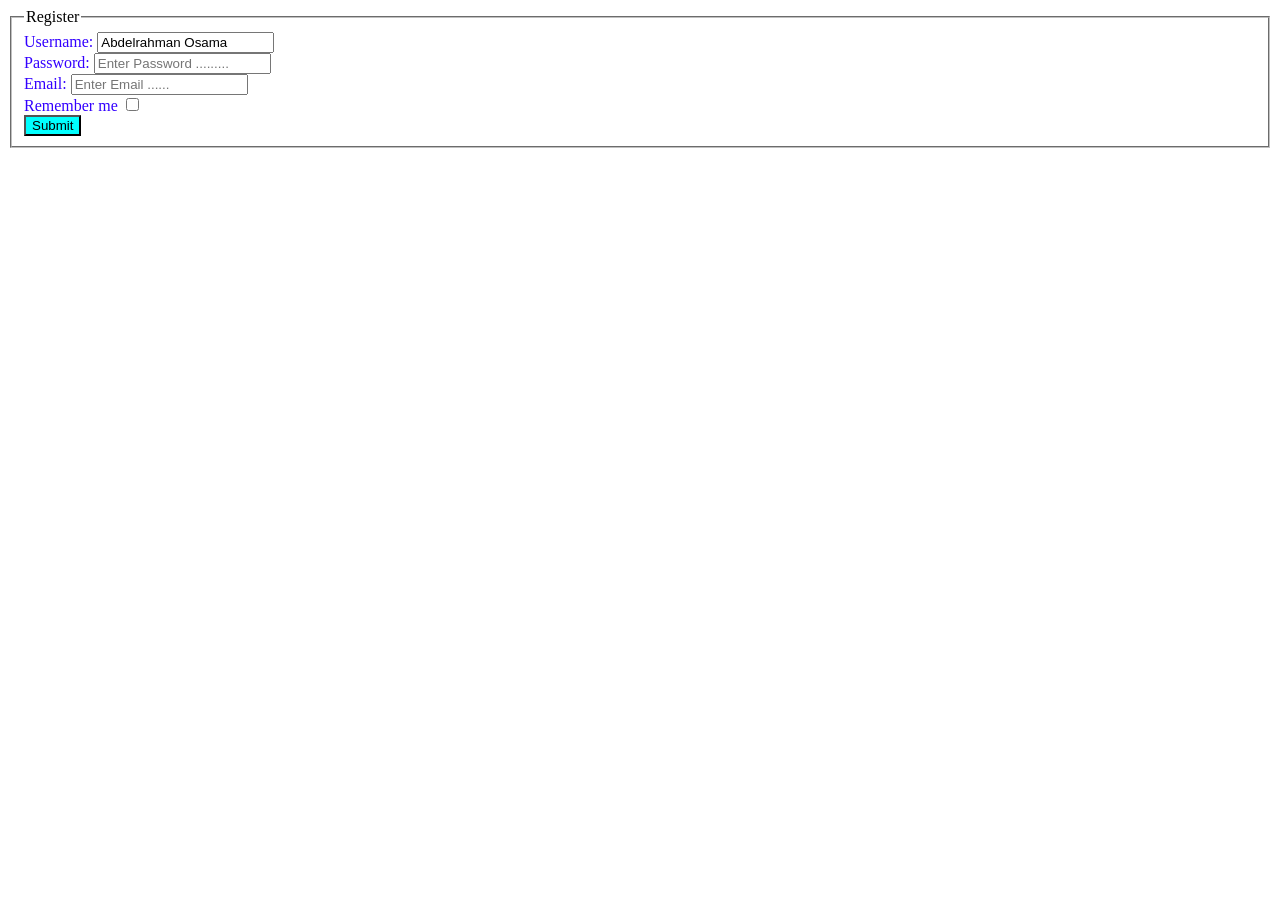
<file: day 1/index.html>
<!DOCTYPE html>
<html lang="en">

<head>
    <meta charset="UTF-8">
    <meta name="viewport" content="width=device-width, initial-scale=1.0">
    <title>Register Form</title>
    <link rel="shortcut icon" href="img/form.jpg" type="image/x-icon">
    <link rel="stylesheet" href="style.css">
</head>

<body>
    <form action="welcome.html" method="post">
        <fieldset>
            <legend>Register</legend>

            <div>
                <label for="username">Username: </label>
                <input type="text" name="username" id="username"
                       value="Abdelrahman Osama" required>
            </div>

            <div>
                <label for="pass">Password: </label>
                <input type="password" name="pass" id="pass"
                       placeholder="Enter Password ........."
                       required minlength="3" maxlength="15">
            </div>

            <div>
                <label for="email">Email: </label>
                <input type="email" name="email" id="email"
                       placeholder="Enter Email ......"
                       required>
            </div>

            <div>
                <label for="check">Remember me</label>
                <input type="checkbox" name="check" id="check">
            </div>

            <button type="submit" style="background-color: aqua;">
                Submit
            </button>

        </fieldset>
    </form>
</body>

</html>
</file>
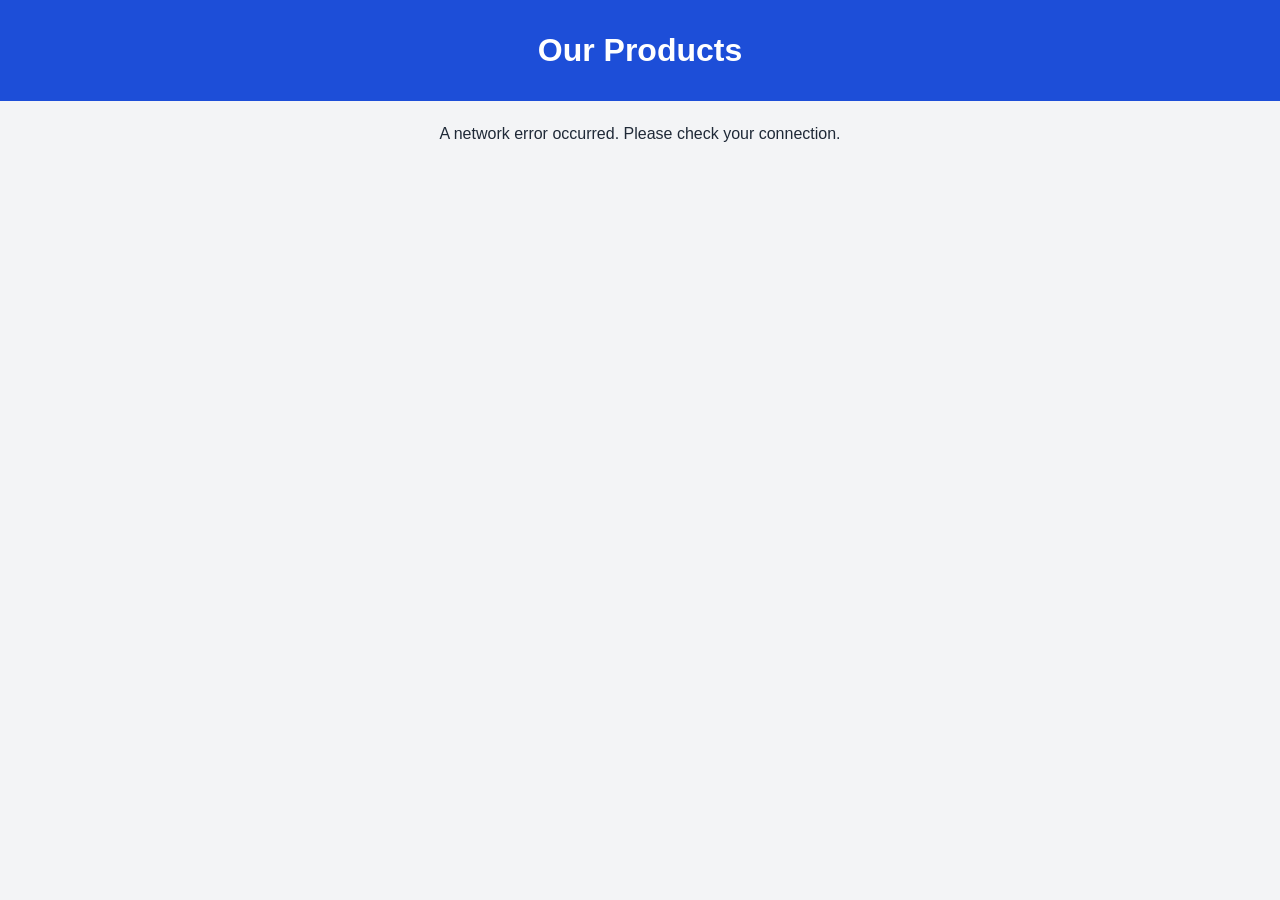
<file: day 4/index.html>
<!doctype html>
<html lang="en">
  <head>
    <meta charset="UTF-8" />
    <meta name="viewport" content="width=device-width, initial-scale=1.0" />
    <meta
      name="description"
      content="Browse products from the Fake Store API."
    />
    <title>Products | Fake Store</title>
    <style>
      :root {
        color-scheme: light;
        font-family: Arial, sans-serif;
        color: #1f2937;
        background: #f3f4f6;
      }

      * {
        box-sizing: border-box;
      }

      body {
        margin: 0;
      }

      header {
        padding: 2rem 1rem;
        color: white;
        background: #1d4ed8;
        text-align: center;
      }

      h1 {
        margin: 0;
      }

      main {
        width: min(1200px, 100%);
        margin: 0 auto;
        padding: 1.5rem 1rem 3rem;
      }

      #status {
        margin: 0 0 1rem;
        text-align: center;
      }

      #products {
        display: grid;
        grid-template-columns: repeat(auto-fit, minmax(min(260px, 100%), 1fr));
        gap: 1rem;
      }

      .product-card {
        display: flex;
        flex-direction: column;
        gap: 0.75rem;
        padding: 1rem;
        overflow-wrap: anywhere;
        background: white;
        border: 1px solid #e5e7eb;
        border-radius: 0.75rem;
        box-shadow: 0 2px 8px rgb(0 0 0 / 5%);
      }

      .product-image {
        width: 100%;
        height: 220px;
        object-fit: contain;
        background: white;
      }

      .product-card h2,
      .product-card p {
        margin: 0;
      }

      .product-category {
        color: #4b5563;
        text-transform: capitalize;
      }

      .product-price {
        color: #1d4ed8;
        font-size: 1.25rem;
        font-weight: bold;
      }

      .product-description {
        line-height: 1.5;
      }

      .product-rating {
        padding-top: 0.75rem;
        border-top: 1px solid #e5e7eb;
      }
    </style>
  </head>
  <body>
    <header>
      <h1>Our Products</h1>
    </header>
    <main>
      <p id="status" role="status" aria-live="polite">Loading products...</p>
      <section id="products" aria-label="Products"></section>
    </main>
    <script src="script.js" defer></script>
  </body>
</html>
</file>
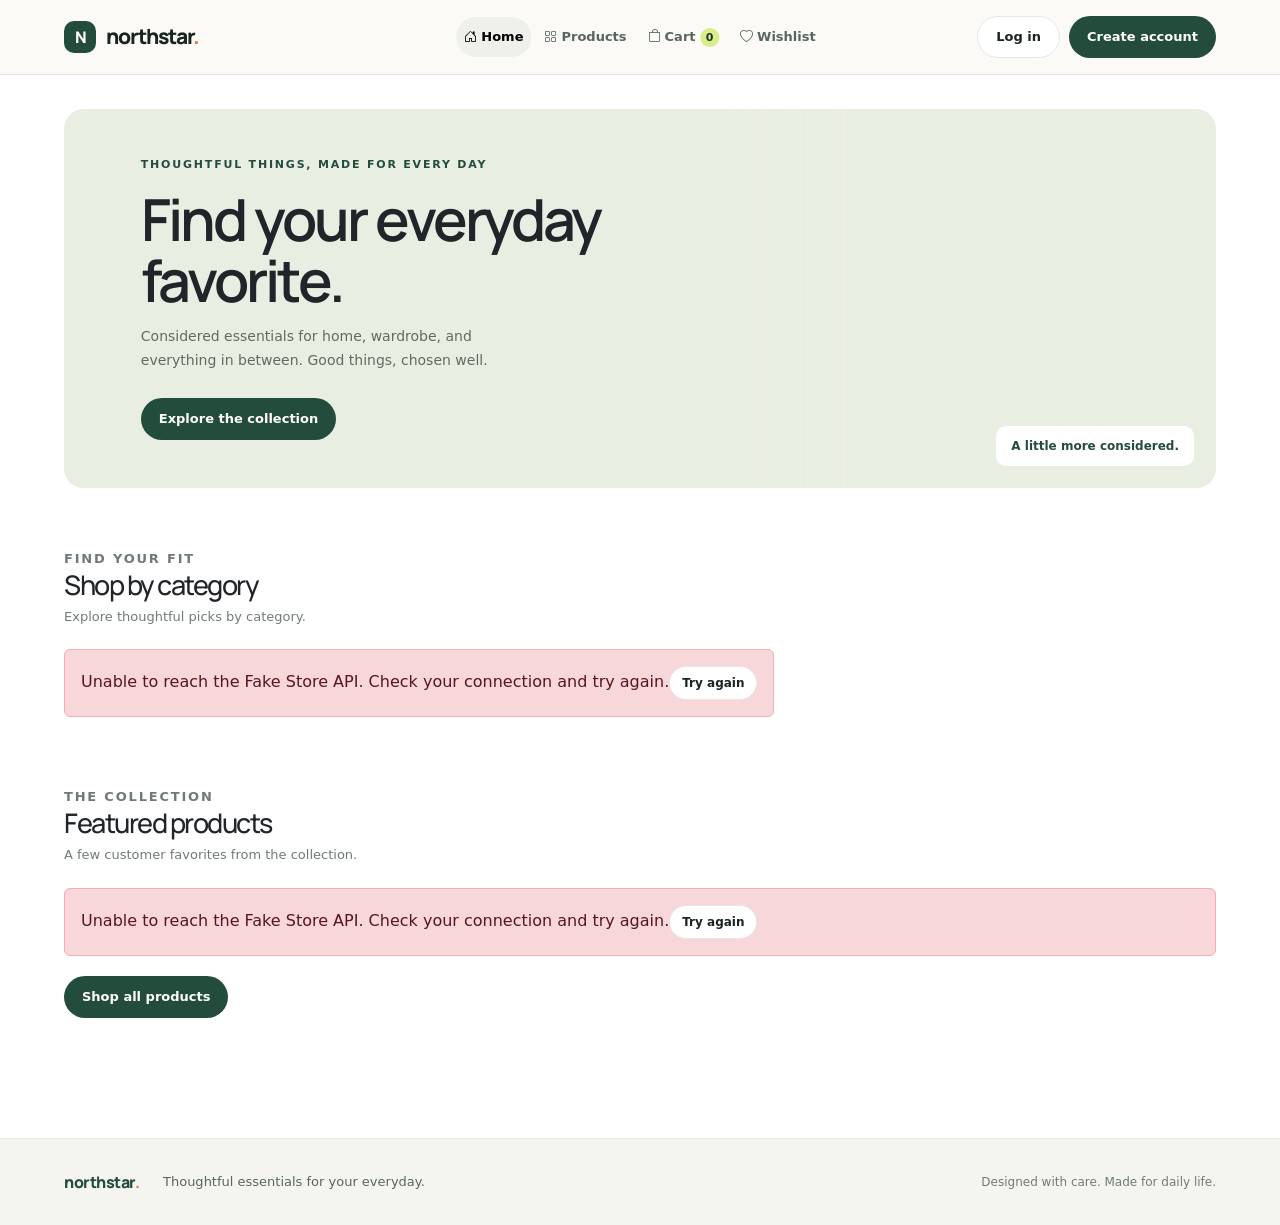
<file: Final Task/index.html>
<!doctype html>
<html lang="en">
  <head>
    <meta charset="UTF-8" />
    <meta name="viewport" content="width=device-width, initial-scale=1.0" />
    <meta
      name="description"
      content="Explore thoughtful everyday essentials in the Northstar online store."
    />
    <title>Northstar — Everyday essentials</title>
    <link rel="preconnect" href="https://images.unsplash.com" />
    <link
      href="https://cdn.jsdelivr.net/npm/bootstrap@5.3.3/dist/css/bootstrap.min.css"
      rel="stylesheet"
      integrity="sha384-QWTKZyjpPEjISv5WaRU9OFeRpok6YctnYmDr5pNlyT2bRjXh0JMhjY6hW+ALEwIH"
      crossorigin="anonymous"
    />
    <link
      rel="stylesheet"
      href="https://cdn.jsdelivr.net/npm/bootstrap-icons@1.11.3/font/bootstrap-icons.min.css"
    />
    <link rel="stylesheet" href="css/style.css" />
    <link rel="stylesheet" href="css/responsive.css" />
  </head>
  <body>
    <header class="site-header navbar navbar-expand-lg">
      <div class="header-inner">
        <a class="brand" href="#" data-action="home" aria-label="Northstar home">
          <span class="brand-mark" aria-hidden="true">N</span>
          <span>northstar<span class="brand-period">.</span></span>
        </a>
        <button
          class="navbar-toggler"
          type="button"
          data-bs-toggle="collapse"
          data-bs-target="#primary-navigation"
          aria-controls="primary-navigation"
          aria-expanded="false"
          aria-label="Toggle navigation"
        >
          <i class="bi bi-list" aria-hidden="true"></i>
        </button>
        <div class="collapse navbar-collapse" id="primary-navigation">
          <nav class="main-nav navbar-nav" aria-label="Main navigation">
            <button class="nav-link active" type="button" data-action="home">
              <i class="bi bi-house-door me-1" aria-hidden="true"></i>Home
            </button>
            <button class="nav-link" type="button" data-action="products">
              <i class="bi bi-grid me-1" aria-hidden="true"></i>Products
            </button>
            <button class="nav-link" type="button" data-action="cart">
              <i class="bi bi-bag me-1" aria-hidden="true"></i>Cart
              <span id="cart-count" class="count-badge">0</span>
            </button>
            <button class="nav-link" type="button" data-action="wishlist">
              <i class="bi bi-heart me-1" aria-hidden="true"></i>Wishlist
            </button>
            <button class="nav-link customer-only" type="button" data-action="orders">My orders</button>
            <button class="nav-link admin-only hidden" type="button" data-action="admin">Admin</button>
          </nav>
          <div id="account-actions" class="account-actions">
            <button class="button button-quiet" type="button" data-action="login">Log in</button>
            <button class="button button-dark" type="button" data-action="register">Create account</button>
          </div>
        </div>
      </div>
    </header>

    <main>
      <div id="notice" class="notice hidden" role="status" aria-live="polite"></div>
      <div id="app-content"></div>
    </main>
    <footer class="site-footer">
      <div class="footer-inner">
        <a class="footer-brand" href="#" data-action="home">northstar<span>.</span></a>
        <p>Thoughtful essentials for your everyday.</p>
        <span class="footer-note">Designed with care. Made for daily life.</span>
      </div>
    </footer>
    <script
      src="https://cdn.jsdelivr.net/npm/bootstrap@5.3.3/dist/js/bootstrap.bundle.min.js"
      integrity="sha384-YvpcrYf0tY3lHB60NNkmXc5s9fDVZLESaAA55NDzOxhy9GkcIdslK1eN7N6jIeHz"
      crossorigin="anonymous"
    ></script>
    <script type="module" src="js/app.js"></script>
  </body>
</html>
</file>
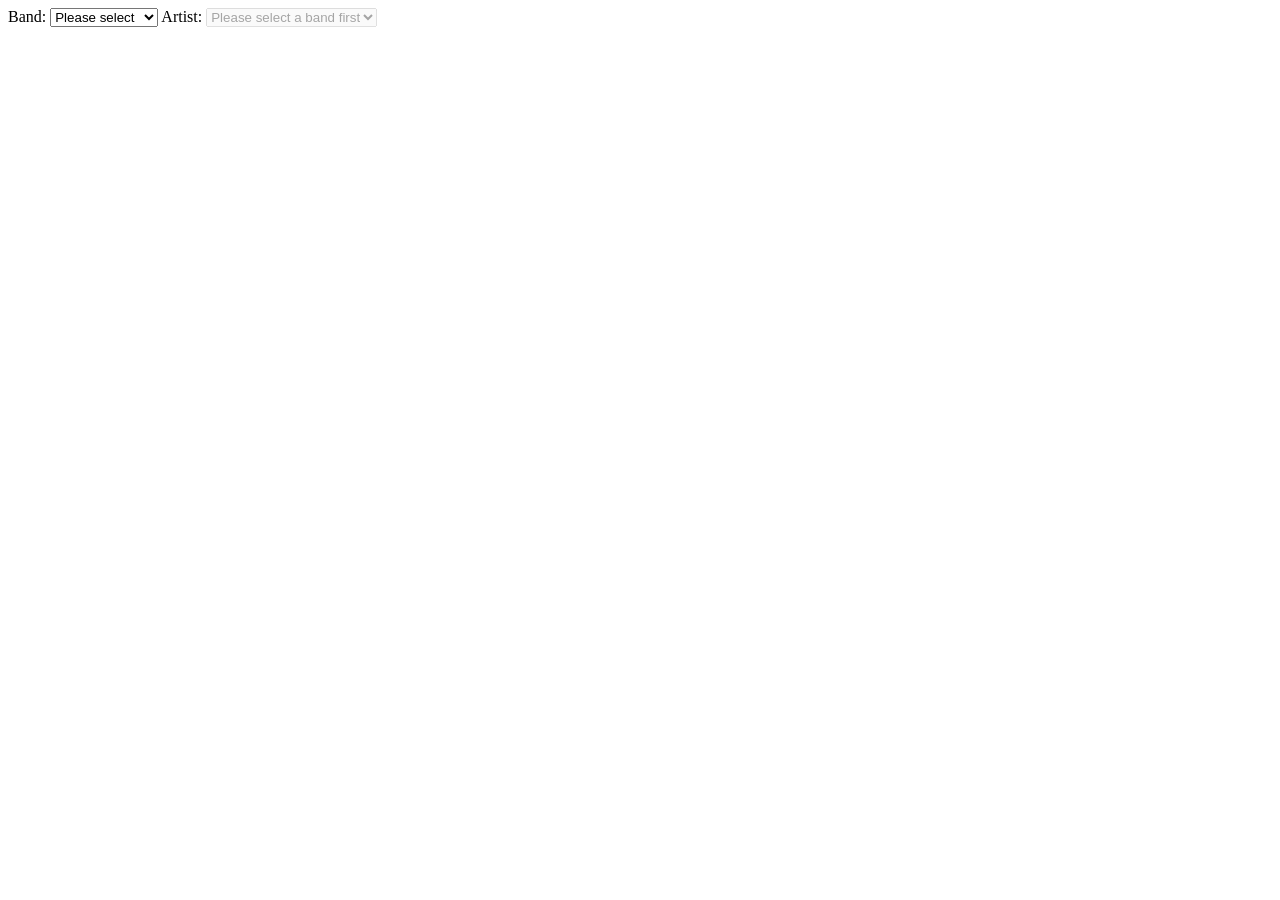
<file: Lab/index.html>
<!doctype html>
<html>
<head>
  <meta charset="UTF-8">
  <meta name="viewport" content="width=device-width, initial-scale=1.0">
  <title>Cascading Select Menus</title>
  <script src="script.js" defer></script>
</head>
<body>
  <label for="band">Band:</label>
  <select id="band">
    <option value="">Please select</option>
  </select>

  <label for="artist">Artist:</label>
  <select id="artist" disabled>
    <option value="">Please select a band first</option>
  </select>

  <p id="status" role="status" aria-live="polite"></p>
</body>
</html>
</file>
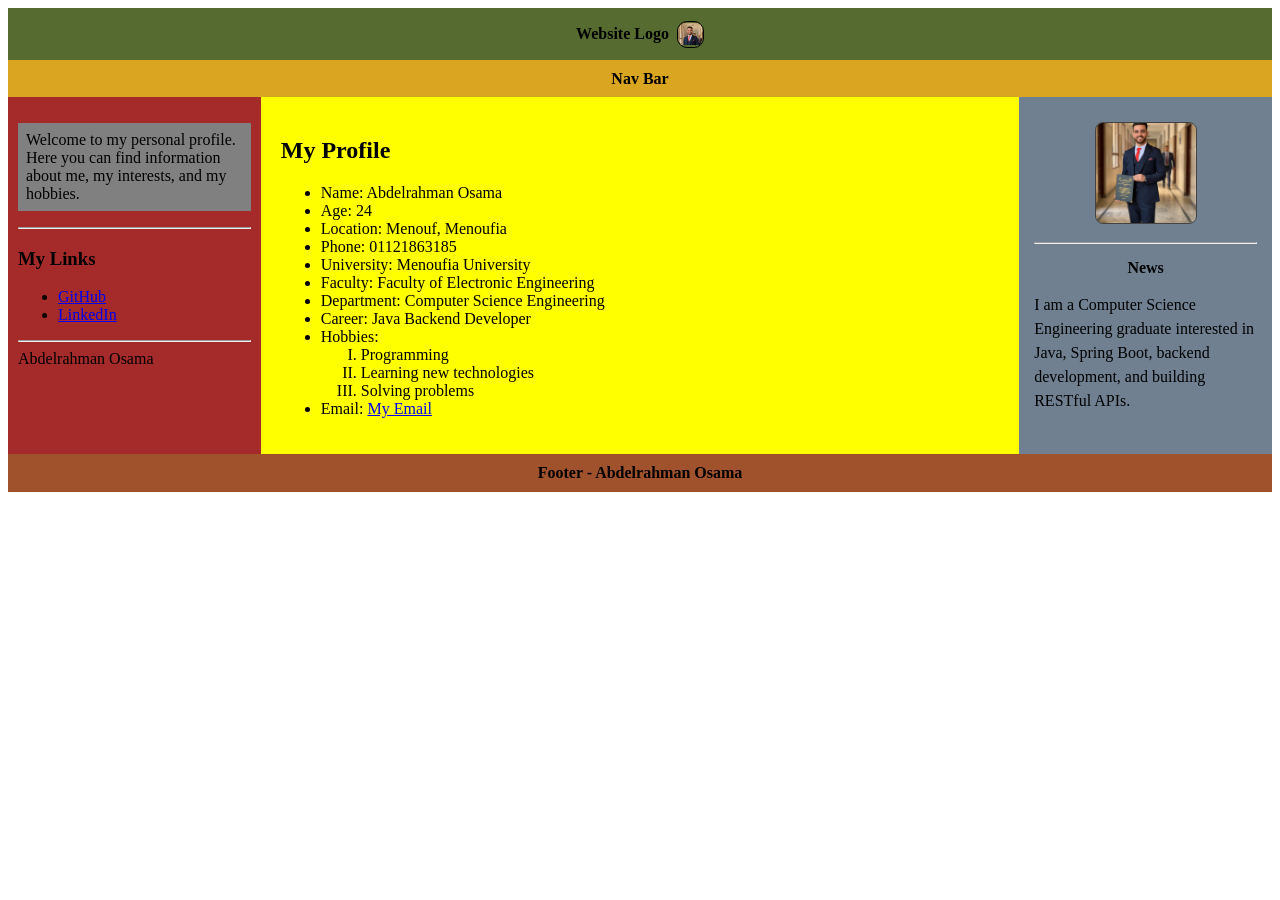
<file: day 1/profile.html>
<!DOCTYPE html>
<html lang="en">

<head>
    <meta charset="UTF-8">
    <meta name="viewport" content="width=device-width, initial-scale=1.0">

    <title>Abdelrahman Osama - Profile</title>

    <style>
        table {
            width: 100%;
            border-collapse: collapse;
        }

        .logo-header {
            height: 50px;
            background-color: darkolivegreen;
            text-align: center;
            vertical-align: middle;
        }

        .logo-container {
            display: inline-flex;
            align-items: center;
            justify-content: center;
            gap: 8px;
        }

        .logo {
            width: 25px;
            height: 25px;
            object-fit: contain;
            border: 1px solid;
            border-radius: 10px;
        }

        .navbar {
            height: 35px;
            background-color: goldenrod;
        }

        .left-sidebar {
            width: 20%;
            background-color: brown;
            vertical-align: top;
            padding: 10px;
        }

        .main-content {
            width: 60%;
            background-color: yellow;
            vertical-align: top;
            padding: 20px;
        }

        .right-sidebar {
            width: 20%;
            background-color: slategrey;
            vertical-align: top;
            padding: 15px;
        }

        .profile-image-container {
            text-align: center;
            padding: 10px 0;
        }

        .profile-image {
            width: 100px;
            height: 100px;
            object-fit: cover;
            border: 1px solid #444;
            border-radius: 8px;
            display: block;
            margin: 0 auto;
        }

        .news-title {
            text-align: center;
            font-weight: bold;
            margin-top: 15px;
        }

        .news-content {
            text-align: left;
            line-height: 1.5;
            overflow-wrap: anywhere;
        }

        .footer {
            background-color: sienna;
            padding: 10px;
        }
    </style>
</head>

<body>

    <table>

        <!-- Website Header -->
        <tr>
            <th colspan="3" class="logo-header">
                <div class="logo-container">
                    <span>Website Logo</span>
                    <img class="logo"
                         src="img/image1.png"
                         alt="Website Logo">
                </div>
            </th>
        </tr>

        <!-- Navigation Bar -->
        <tr>
            <th colspan="3" class="navbar">
                Nav Bar
            </th>
        </tr>

        <!-- Page Content -->
        <tr>

            <!-- Left Sidebar -->
            <td class="left-sidebar">

                <p style="background-color: gray; color: black; padding: 8px;">
                    Welcome to my personal profile.
                    Here you can find information about me,
                    my interests, and my hobbies.
                </p>

                <hr>

                <h3>My Links</h3>

                <ul>
                    <li>
                        <a href="https://github.com/">GitHub</a>
                    </li>
                    <li>
                        <a href="https://www.linkedin.com/">LinkedIn</a>
                    </li>
                </ul>

                <hr>

                <div>Abdelrahman Osama</div>

            </td>

            <!-- Main Content -->
            <td class="main-content">

                <h2>My Profile</h2>

                <ul>
                    <li>Name: Abdelrahman Osama</li>
                    <li>Age: 24</li>
                    <li>Location: Menouf, Menoufia</li>
                    <li>Phone: 01121863185</li>

                    <li>
                        University: Menoufia University
                    </li>

                    <li>
                        Faculty: Faculty of Electronic Engineering
                    </li>

                    <li>
                        Department: Computer Science Engineering
                    </li>

                    <li>
                        Career: Java Backend Developer
                    </li>

                    <li>
                        Hobbies:
                        <ol type="I">
                            <li>Programming</li>
                            <li>Learning new technologies</li>
                            <li>Solving problems</li>
                        </ol>
                    </li>

                    <li>
                        Email:
                        <a href="mailto:your-email@example.com">
                            My Email
                        </a>
                    </li>
                </ul>

            </td>

            <!-- Right Sidebar -->
            <td class="right-sidebar">

                <div class="profile-image-container">
                    <img class="profile-image"
                         src="img/image.png"
                         alt="Profile Picture">
                </div>

                <hr>

                <div>
                    <p class="news-title">News</p>

                    <p class="news-content">
                        I am a Computer Science Engineering graduate
                        interested in Java, Spring Boot, backend
                        development, and building RESTful APIs.
                    </p>
                </div>

            </td>

        </tr>

        <!-- Footer -->
        <tr>
            <th colspan="3" class="footer">
                Footer - Abdelrahman Osama
            </th>
        </tr>

    </table>

</body>

</html>
</file>
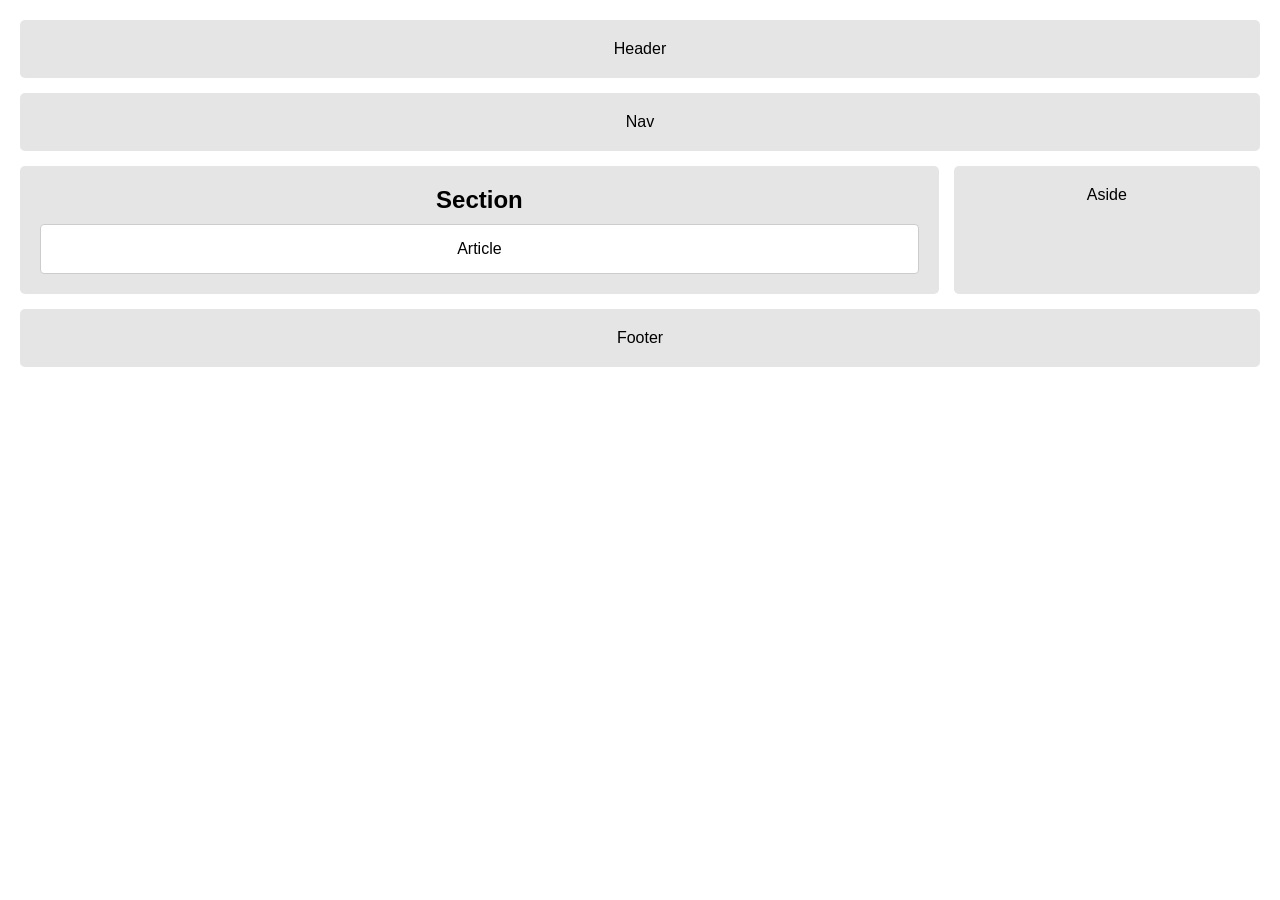
<file: day 1/task.html>
<!DOCTYPE html>
<html lang="en">

<head>
    <meta charset="UTF-8">
    <meta name="viewport" content="width=device-width, initial-scale=1.0">
    <title>Task</title>
    <link rel="shortcut icon" href="img/website.png" type="image/x-icon">
    <link rel="stylesheet" href="taskStyle.css">
</head>

<body>
    <div class="container">
        <header>Header</header>
        <nav>Nav</nav>

        <section>
            <h2>Section</h2>
            <article>Article</article>
        </section>

        <aside>Aside</aside>

        <footer>Footer</footer>
    </div>
</body>

</html>
</file>
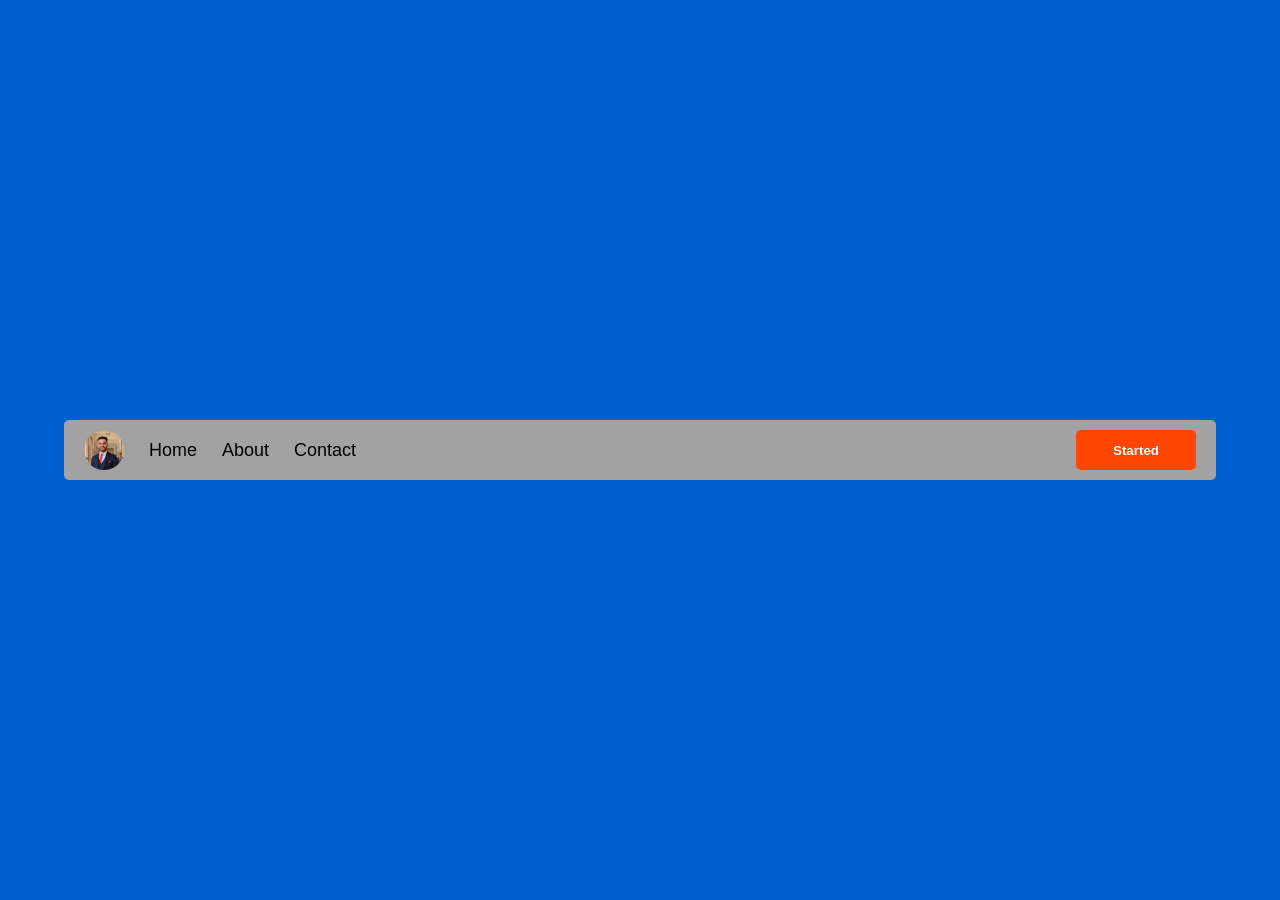
<file: day 2/task1.html>
<!DOCTYPE html>
<html lang="en">

<head>
    <meta charset="UTF-8">
    <meta name="viewport" content="width=device-width, initial-scale=1.0">

    <title>Task 1</title>

    <style>
        body {
            background-color: rgb(0, 96, 205);
            font-family: 'Franklin Gothic Medium', 'Arial Narrow', Arial, sans-serif;
            font-size: large;
            margin: 0;
            min-height: 100vh;

            display: flex;
            justify-content: center;
            align-items: center;
        }

        .container {
            display: flex;
            align-items: center;
            gap: 25px;

            width: 90%;
            padding: 10px 20px;
            box-sizing: border-box;

            background-color: rgb(162, 162, 162);
            border-radius: 5px;
        }

        .img {
            display: flex;
            align-items: center;
        }

        img {
            width: 40px;
            height: 40px;
            border-radius: 50%;
            object-fit: cover;
        }

        .item {
            cursor: pointer;
        }

        .item p {
            margin: 0;
        }

        .button {
            margin-left: auto;
        }

        button {
            background-color: orangered;
            color: white;
            width: 120px;
            height: 40px;
            border: none;
            border-radius: 5px;
            cursor: pointer;
        }

        button:hover {
            background-color: gray;
            color: black;
        }

        @media (max-width: 480px) {
            .container {
                width: 95%;
                gap: 12px;
                padding: 10px;
                flex-wrap: wrap;
            }

            .button {
                margin-left: auto;
            }

            button {
                width: 90px;
            }
        }
    </style>
</head>

<body>

    <div class="container">

        <div class="img">
            <img src="img/image1.png" alt="Personal image">
        </div>

        <div class="item">
            <p>Home</p>
        </div>

        <div class="item">
            <p>About</p>
        </div>

        <div class="item">
            <p>Contact</p>
        </div>

        <div class="button">
            <button type="button">
                <b>Started</b>
            </button>
        </div>

    </div>

</body>
</html>
</file>
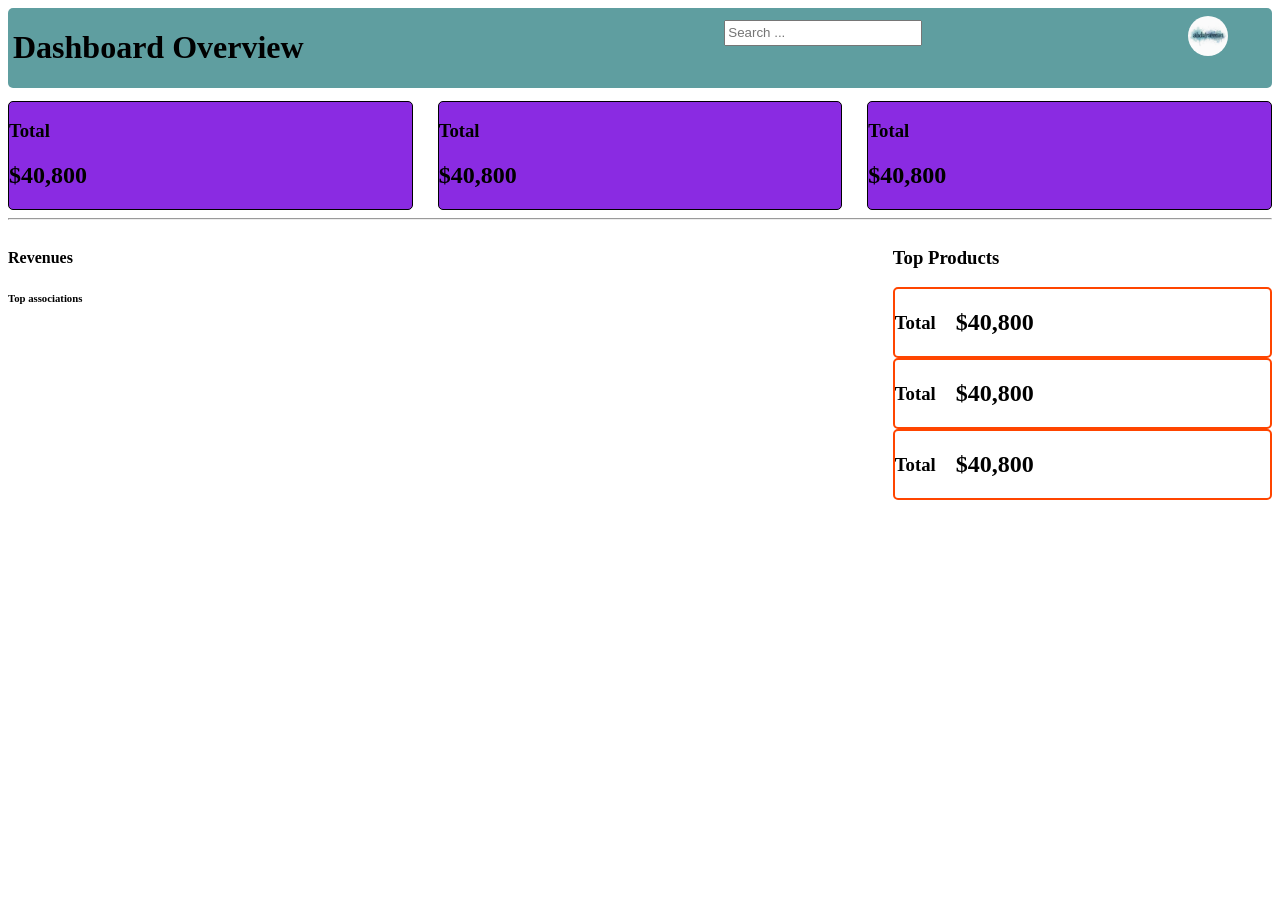
<file: day 2/task2.html>
<!DOCTYPE html>
<html lang="en">
<head>
    <meta charset="UTF-8">
    <meta name="viewport" content="width=device-width, initial-scale=1.0">
    <title>Task 2</title>
    <style>
        img{
            width: 40px;
            height: 40px;
            border-radius: 50%;
            position: relative;
            right: -80%;
            top: 10%;
        }
        h1{
            padding-left: 5px;
        }
        header{
            display: grid inline;
            grid-template-columns: repeat(3,1fr);
            background-color: cadetblue;
            width: 100%;
            border-radius: 5px;
            margin-bottom: 1%;
        }
        input{
            height: 20px;
            width: 190px;
            position: relative;
            right: -70%;
            top: 15%;
        }

        .top{
            display: grid;
            grid-template-columns: repeat(3,1fr);
            gap: 25px;
        }
        .top-articale{
            border: 1px solid;
            border-radius: 5px;
            background-color: blueviolet;
        }
        .main{
            display: grid;
            grid-template-columns: 70% 30%;
        }
        .body{
            display: grid;
        }
        .ele{
            display: flex;
            border: 2px double orangered;
            border-radius: 5px;
            align-items: center;
            gap: 20px;
        }
        
    </style>
</head>
<body>
    <header>
        <h1>Dashboard Overview</h1>
        <input type="text" placeholder="Search ..." >
        <img src="img/abdo.jpg" alt="">
    </header>

    <section class="top">
        <article class="top-articale">
            <h3>Total</h3>
            <h2>$40,800</h2>
        </article>
        <article class="top-articale">
            <h3>Total</h3>
            <h2>$40,800</h2>
        </article>
        <article class="top-articale">
            <h3>Total</h3>
            <h2>$40,800</h2>
        </article>
    </section>
    <hr>
    <section class="main">
        <article class="body">
            <div>
            <h4>Revenues </h4>
            <h6>Top associations</h6>
            </div>
        </article>
        <aside class="aside">
            <div>
                <h3>Top Products</h3>
            </div>
            <div class="aside-divs">
                <div class="ele">
                    <h3>Total</h3>
                    <h2>$40,800</h2>
                </div>
                <div class="ele">
                    <h3>Total</h3>
                    <h2>$40,800</h2>
                </div>
                <div class="ele">
                    <h3>Total</h3>
                    <h2>$40,800</h2>
                </div>
            </div>
        </aside>
    </section>
</body>
</html>
</file>
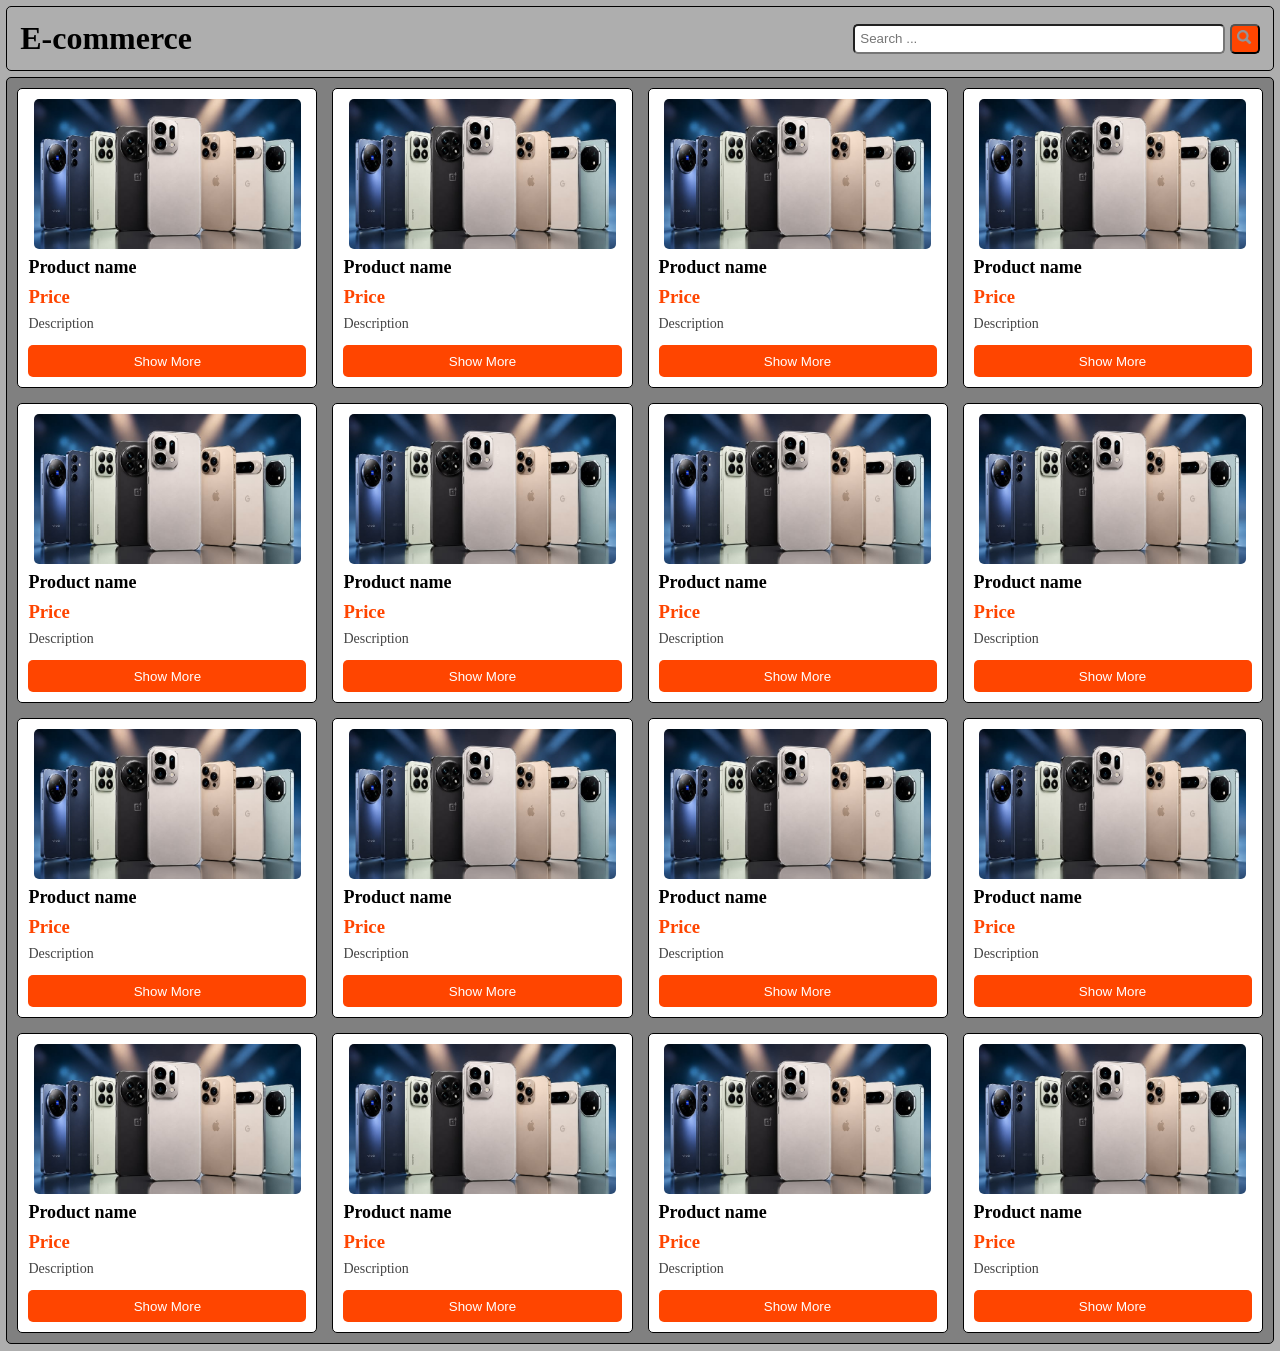
<file: day 2/task3.html>
<!DOCTYPE html>
<html lang="en">

<head>
    <meta charset="UTF-8">
    <meta name="viewport" content="width=device-width, initial-scale=1.0">

    <title>Product</title>

    <link rel="shortcut icon"
        href="img/computer-icons-shopping-cart-retail-add-to-cart-button-a3d1a50692ddc5436b0d4f9f89e05873.png"
        type="image/x-icon">

    <style>
        * {
            padding: 0;
            margin: 0;
            border-radius: 5px;
            box-sizing: border-box;
        }

        body {
            background-color: rgb(174, 174, 174);
        }

        .btn {
            width: 30px;
            height: 30px;
            background-color: orangered;
            color: white;
            cursor: pointer;
        }

        .btn:hover {
            background-color: rgb(189, 51, 2);
        }

        img {
            width: 15px;
            height: 15px;
        }

        header {
            display: grid;
            grid-template-columns: repeat(3, 1fr);
            align-items: center;
            padding: 1%;
            gap: 10px;
            border: 1px double;
            margin: 0.5%;
        }

        .header-search {
            display: grid;
            grid-template-columns: 1fr 30px;
            align-items: center;
            gap: 5px;
        }

        #search {
            width: 100%;
            height: 30px;
            padding: 5px;
        }

        #search:hover {
            background-color: rgb(5, 3, 3);
            color: white;
        }

        .products {
            display: grid;
            grid-template-columns: repeat(auto-fit, minmax(250px, 1fr));
            background-color: gray;
            padding: 10px;
            border: 1px solid;
            margin: 0.5%;
            gap: 15px;
        }

        .product {
            display: flex;
            flex-direction: column;
            align-items: stretch;
            gap: 8px;
            padding: 10px;
            min-height: 300px;
            border: 1px solid;
            background-color: white;
            width: 100%;
        }

        /* Product image container */
        .product-img-container {
            width: 100%;
            height: 150px;
            display: flex;
            justify-content: center;
            align-items: center;
            background-color: white;
            overflow: hidden;
        }

        /* Fix image proportions */
        .product-img {
            max-width: 100%;
            max-height: 100%;
            width: auto;
            height: auto;
            object-fit: contain;
            display: block;
        }

        .product h2 {
            font-size: 18px;
        }

        .product h3 {
            color: orangered;
        }

        .product p {
            font-size: 14px;
            color: #444;
        }

        .product button {
            margin-top: auto;
            min-height: 32px;
            cursor: pointer;
            background-color: orangered;
            color: white;
            border: none;
        }

        .product button:hover {
            background-color: black;
            color: white;
        }

        @media (max-width: 600px) {
            header {
                grid-template-columns: 1fr;
            }

            .header-search {
                grid-template-columns: 1fr 30px;
            }

            .products {
                grid-template-columns: repeat(auto-fit, minmax(200px, 1fr));
            }
        }
    </style>
</head>

<body>

    <header>
        <h1>E-commerce</h1>

        <div></div>

        <div class="header-search">
            <input type="search" name="search" id="search"
                placeholder="Search ...">

            <button class="btn" type="button">
                <img
                    src="img/computer-icons-desktop-wallpaper-web-search-engine-wordpress-com-clip-art-png-search-download-icon-fc5c6aef7fd1319a8263dac456eb5c4a.png"
                    alt="Search icon">
            </button>
        </div>
    </header>

    <div class="products">

        <div class="product">
            <div class="product-img-container">
                <img class="product-img" src="img/iphone.jpg" alt="iPhone">
            </div>
            <h2>Product name</h2>
            <h3>Price</h3>
            <p>Description</p>
            <button type="button">Show More</button>
        </div>

        <div class="product">
            <div class="product-img-container">
                <img class="product-img" src="img/iphone.jpg" alt="iPhone">
            </div>
            <h2>Product name</h2>
            <h3>Price</h3>
            <p>Description</p>
            <button type="button">Show More</button>
        </div>

        <div class="product">
            <div class="product-img-container">
                <img class="product-img" src="img/iphone.jpg" alt="iPhone">
            </div>
            <h2>Product name</h2>
            <h3>Price</h3>
            <p>Description</p>
            <button type="button">Show More</button>
        </div>

        <div class="product">
            <div class="product-img-container">
                <img class="product-img" src="img/iphone.jpg" alt="iPhone">
            </div>
            <h2>Product name</h2>
            <h3>Price</h3>
            <p>Description</p>
            <button type="button">Show More</button>
        </div>

        <div class="product">
            <div class="product-img-container">
                <img class="product-img" src="img/iphone.jpg" alt="iPhone">
            </div>
            <h2>Product name</h2>
            <h3>Price</h3>
            <p>Description</p>
            <button type="button">Show More</button>
        </div>

        <div class="product">
            <div class="product-img-container">
                <img class="product-img" src="img/iphone.jpg" alt="iPhone">
            </div>
            <h2>Product name</h2>
            <h3>Price</h3>
            <p>Description</p>
            <button type="button">Show More</button>
        </div>

        <div class="product">
            <div class="product-img-container">
                <img class="product-img" src="img/iphone.jpg" alt="iPhone">
            </div>
            <h2>Product name</h2>
            <h3>Price</h3>
            <p>Description</p>
            <button type="button">Show More</button>
        </div>

        <div class="product">
            <div class="product-img-container">
                <img class="product-img" src="img/iphone.jpg" alt="iPhone">
            </div>
            <h2>Product name</h2>
            <h3>Price</h3>
            <p>Description</p>
            <button type="button">Show More</button>
        </div>

        <div class="product">
            <div class="product-img-container">
                <img class="product-img" src="img/iphone.jpg" alt="iPhone">
            </div>
            <h2>Product name</h2>
            <h3>Price</h3>
            <p>Description</p>
            <button type="button">Show More</button>
        </div>

        <div class="product">
            <div class="product-img-container">
                <img class="product-img" src="img/iphone.jpg" alt="iPhone">
            </div>
            <h2>Product name</h2>
            <h3>Price</h3>
            <p>Description</p>
            <button type="button">Show More</button>
        </div>

        <div class="product">
            <div class="product-img-container">
                <img class="product-img" src="img/iphone.jpg" alt="iPhone">
            </div>
            <h2>Product name</h2>
            <h3>Price</h3>
            <p>Description</p>
            <button type="button">Show More</button>
        </div>

        <div class="product">
            <div class="product-img-container">
                <img class="product-img" src="img/iphone.jpg" alt="iPhone">
            </div>
            <h2>Product name</h2>
            <h3>Price</h3>
            <p>Description</p>
            <button type="button">Show More</button>
        </div>

        <div class="product">
            <div class="product-img-container">
                <img class="product-img" src="img/iphone.jpg" alt="iPhone">
            </div>
            <h2>Product name</h2>
            <h3>Price</h3>
            <p>Description</p>
            <button type="button">Show More</button>
        </div>

        <div class="product">
            <div class="product-img-container">
                <img class="product-img" src="img/iphone.jpg" alt="iPhone">
            </div>
            <h2>Product name</h2>
            <h3>Price</h3>
            <p>Description</p>
            <button type="button">Show More</button>
        </div>

        <div class="product">
            <div class="product-img-container">
                <img class="product-img" src="img/iphone.jpg" alt="iPhone">
            </div>
            <h2>Product name</h2>
            <h3>Price</h3>
            <p>Description</p>
            <button type="button">Show More</button>
        </div>

        <div class="product">
            <div class="product-img-container">
                <img class="product-img" src="img/iphone.jpg" alt="iPhone">
            </div>
            <h2>Product name</h2>
            <h3>Price</h3>
            <p>Description</p>
            <button type="button">Show More</button>
        </div>

    </div>

</body>
</html>
</file>
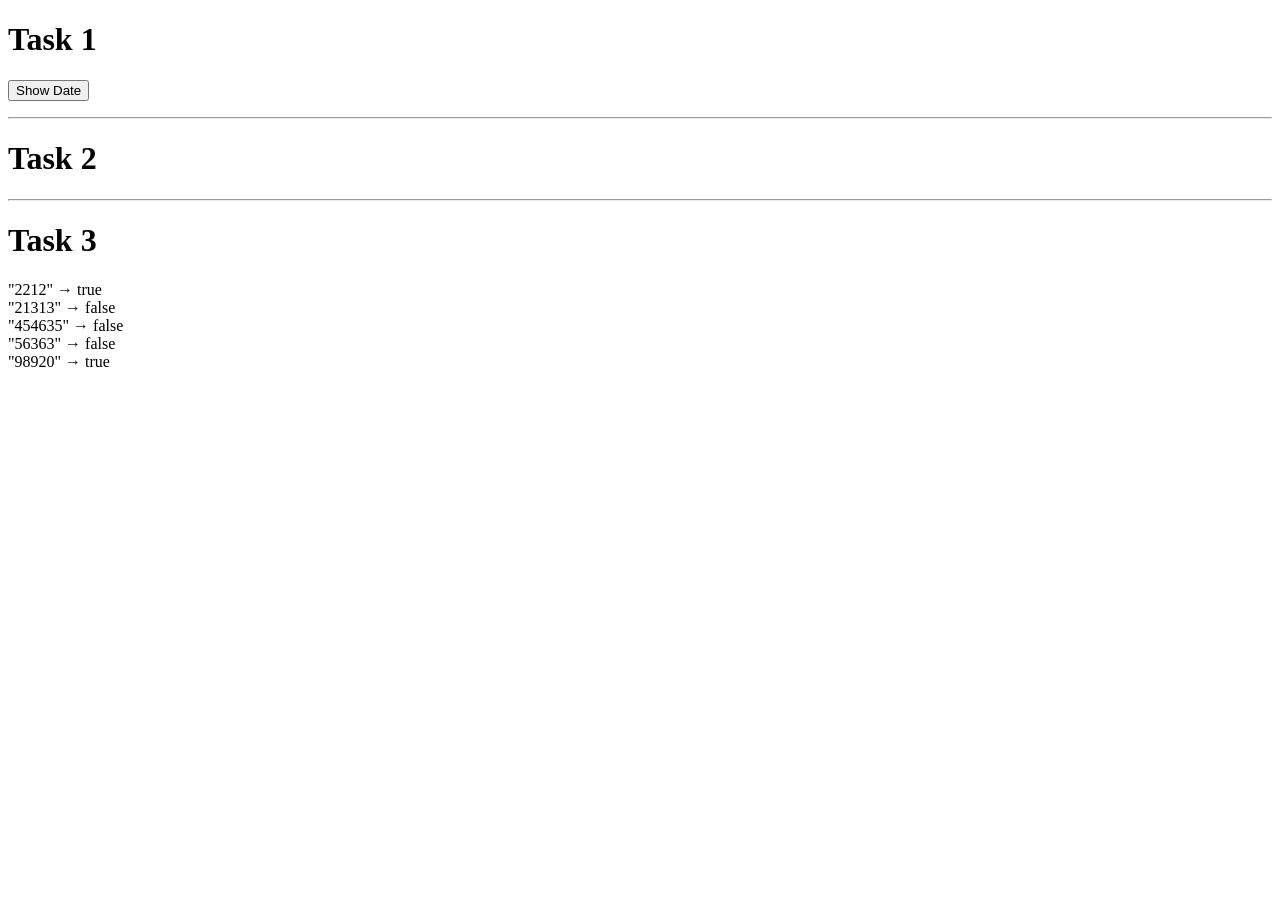
<file: day 3/Task.html>
<!DOCTYPE html>
<html lang="en">
<head>
    <meta charset="UTF-8">
    <meta name="viewport" content="width=device-width, initial-scale=1.0">
    <title>Document</title>
</head>
<body>
    <h1>Task 1</h1>
    <button id="dateButton">Show Date</button>
    <p id="dateHeader"></p>
    <hr>
    <h1>Task 2</h1>
    
    <hr>
    <h1>Task 3</h1>
    <p id="evenNumbers"></p>
    <script>
        document.getElementById("dateButton").addEventListener("click",() => {
            document.getElementById("dateHeader").textContent= new Date().toLocaleString();
        })
        // Task 3 Even Numbers REGEX
        const evenRegex =/^\d*[02468]$/;
        ['2212','21313','454635','56363','98920'].forEach((n)=>{
            document.getElementById("evenNumbers").innerHTML+= `"${n}" → ${evenRegex.test(n)}<br> `;
        })

    </script>
</body>
</html>
</file>
<file: day 1/style.css>
div{
    color: rgb(51, 0, 255);
}
</file>
<file: Final Task/css/style.css>
@import url("https://fonts.googleapis.com/css2?family=DM+Sans:wght@400;500;600;700&family=Manrope:wght@400;500;600;700;800&display=swap");

:root {
  font-family: "DM Sans", sans-serif;
  color: #19241f;
  background: #fbfaf7;
  font-synthesis: none;
  text-rendering: optimizeLegibility;
  --ink: #19241f;
  --muted: #707b75;
  --line: #e7e8e2;
  --paper: #fff;
  --green: #244c3d;
  --green-dark: #17372b;
  --lime: #d8ec87;
  --orange: #d77b4a;
  --danger: #b63f36;
  --shadow: 0 12px 35px rgb(25 36 31 / 7%);
}

* {
  box-sizing: border-box;
}

body {
  min-width: 320px;
  margin: 0;
}

button,
input,
select,
textarea {
  font: inherit;
}

button {
  cursor: pointer;
}

button:focus-visible,
a:focus-visible,
input:focus-visible,
select:focus-visible,
textarea:focus-visible {
  outline: 3px solid #91aa53;
  outline-offset: 2px;
}

.site-header {
  position: sticky;
  z-index: 5;
  top: 0;
  display: block;
  min-height: 74px;
  padding: 0;
  border-bottom: 1px solid var(--line);
  background: rgb(251 250 247 / 96%);
  backdrop-filter: blur(12px);
}

.header-inner {
  position: relative;
  display: flex;
  width: min(1440px, 100%);
  min-height: 74px;
  align-items: center;
  margin: 0 auto;
  padding: 0 clamp(24px, 5vw, 72px);
}

.brand {
  display: inline-flex;
  align-items: center;
  gap: 10px;
  color: var(--ink);
  font-family: Manrope, sans-serif;
  font-size: 21px;
  font-weight: 800;
  letter-spacing: -1px;
  text-decoration: none;
  white-space: nowrap;
}

.brand-mark {
  display: grid;
  width: 32px;
  height: 32px;
  place-items: center;
  border-radius: 10px;
  background: var(--green);
  color: white;
  font-size: 16px;
}

.brand-period {
  color: var(--orange);
}

.main-nav,
.account-actions {
  display: flex;
  align-items: center;
  gap: 5px;
}

.site-header .navbar-collapse {
  position: absolute;
  inset: 0;
  display: block;
  pointer-events: none;
}

.main-nav {
  position: absolute;
  top: 50%;
  left: 50%;
  display: flex;
  width: max-content;
  margin: 0;
  transform: translate(-50%, -50%);
  pointer-events: auto;
}

.account-actions {
  position: absolute;
  top: 50%;
  right: clamp(24px, 5vw, 72px);
  gap: 9px;
  margin: 0;
  transform: translateY(-50%);
  pointer-events: auto;
}

.nav-link,
.button {
  min-height: 40px;
  border: 0;
  border-radius: 999px;
  background: transparent;
  color: var(--ink);
  font-size: 13px;
  font-weight: 600;
}

.nav-link {
  padding: 0 11px;
  color: #59655f;
  white-space: nowrap;
}

.nav-link:hover,
.nav-link.active {
  background: #eef0e9;
  color: var(--green);
}

.button {
  display: inline-flex;
  min-height: 42px;
  align-items: center;
  justify-content: center;
  gap: 7px;
  padding: 0 18px;
  transition: transform 150ms ease, background 150ms ease;
}

.button:hover {
  transform: translateY(-1px);
}

.button-dark {
  background: var(--green);
  color: white;
}

.button-dark:hover {
  background: var(--green-dark);
}

.button-quiet {
  border: 1px solid var(--line);
  background: white;
}

.button-lime {
  background: var(--lime);
  color: var(--green-dark);
}

.button-danger {
  border: 1px solid #efd3ce;
  background: #fff5f2;
  color: var(--danger);
}

.button-small {
  min-height: 34px;
  padding: 0 12px;
  font-size: 12px;
}

.count-badge {
  display: inline-grid;
  min-width: 19px;
  height: 19px;
  place-items: center;
  padding: 0 5px;
  border-radius: 50px;
  background: var(--lime);
  color: var(--green-dark);
  font-size: 11px;
}

main {
  width: min(1320px, 100%);
  min-height: calc(100vh - 145px);
  margin: 0 auto;
  padding: 34px max(5vw, 24px) 72px;
}

.hero {
  display: grid;
  min-height: 330px;
  grid-template-columns: 1.15fr 0.85fr;
  overflow: hidden;
  margin-bottom: 55px;
  border-radius: 20px;
  background: #e9eee3;
}

.hero-copy {
  align-self: center;
  padding: 48px clamp(26px, 6vw, 78px);
}

.eyebrow {
  margin: 0 0 14px;
  color: var(--green);
  font-size: 11px;
  font-weight: 700;
  letter-spacing: 1.8px;
  text-transform: uppercase;
}

h1,
h2,
h3,
p {
  margin-top: 0;
}

.hero h1,
.page-heading h1 {
  margin-bottom: 15px;
  font-family: Manrope, sans-serif;
  font-size: clamp(34px, 5vw, 58px);
  font-weight: 600;
  letter-spacing: -3px;
  line-height: 1.06;
}

.hero-copy > p:not(.eyebrow) {
  max-width: 410px;
  margin-bottom: 25px;
  color: #5e6b63;
  font-size: 14px;
  line-height: 1.7;
}

.hero-visual {
  position: relative;
  min-height: 290px;
  background:
    linear-gradient(90deg, #e9eee3 0%, transparent 25%),
    url("https://images.unsplash.com/photo-1490481651871-ab68de25d43d?auto=format&fit=crop&w=1000&q=85")
      center 44% / cover;
}

.hero-tag {
  position: absolute;
  right: 22px;
  bottom: 22px;
  padding: 11px 15px;
  border-radius: 10px;
  background: white;
  color: var(--green);
  font-size: 12px;
  font-weight: 700;
}

.section-heading,
.page-heading {
  display: flex;
  align-items: end;
  justify-content: space-between;
  gap: 20px;
  margin-bottom: 23px;
}

.section-heading h2,
.page-heading h1 {
  margin-bottom: 0;
  font-family: Manrope, sans-serif;
  letter-spacing: -1.5px;
}

.section-heading h2 {
  font-size: 27px;
}

.section-heading p,
.page-heading p {
  margin: 6px 0 0;
  color: var(--muted);
  font-size: 13px;
}

.catalog-tools {
  display: flex;
  align-items: center;
  gap: 10px;
  margin-bottom: 22px;
}

.field-control,
.field input,
.field select,
.field textarea {
  width: 100%;
  min-height: 44px;
  padding: 0 13px;
  border: 1px solid var(--line);
  border-radius: 9px;
  background: white;
  color: var(--ink);
  font-size: 13px;
}

.catalog-tools .search-control {
  max-width: 360px;
}

.catalog-tools select {
  max-width: 220px;
}

.product-grid {
  display: grid;
  grid-template-columns: repeat(4, minmax(0, 1fr));
  gap: 17px;
}

.product-card {
  min-width: 0;
  overflow: hidden;
  border: 1px solid var(--line);
  border-radius: 13px;
  background: white;
  transition: box-shadow 180ms ease, transform 180ms ease;
}

.product-card:hover {
  transform: translateY(-3px);
  box-shadow: var(--shadow);
}

.product-image-wrap {
  position: relative;
  display: grid;
  height: 225px;
  place-items: center;
  overflow: hidden;
  background: #f1f1ec;
}

.product-image {
  width: 100%;
  height: 100%;
  object-fit: contain;
  padding: 14px;
  mix-blend-mode: multiply;
}

.product-image-placeholder {
  color: var(--muted);
  font-size: 12px;
}

.heart-button {
  position: absolute;
  top: 12px;
  right: 12px;
  display: grid;
  width: 34px;
  height: 34px;
  place-items: center;
  border: 0;
  border-radius: 50%;
  background: white;
  color: #6b756f;
  font-size: 18px;
  box-shadow: 0 2px 10px rgb(25 36 31 / 10%);
  transition: color 150ms ease, background 150ms ease, transform 150ms ease;
}

.heart-button:hover {
  transform: scale(1.08);
  color: #c74b46;
}

.heart-button.is-saved {
  background: #fff1ef;
  color: #c74b46;
}

.product-info {
  padding: 15px;
}

.product-category,
.product-meta {
  color: var(--muted);
  font-size: 11px;
}

.product-category {
  margin-bottom: 7px;
  text-transform: uppercase;
  letter-spacing: 1px;
}

.product-title {
  min-height: 42px;
  margin-bottom: 8px;
  font-family: Manrope, sans-serif;
  font-size: 15px;
  font-weight: 700;
  line-height: 1.4;
}

.product-description {
  display: -webkit-box;
  min-height: 38px;
  overflow: hidden;
  margin: 0 0 10px;
  color: #65716a;
  font-size: 12px;
  line-height: 1.55;
  -webkit-box-orient: vertical;
  -webkit-line-clamp: 2;
}

.product-price-row {
  display: flex;
  align-items: center;
  justify-content: space-between;
  gap: 8px;
  margin-bottom: 11px;
}

.product-price {
  font-size: 16px;
  font-weight: 700;
}

.product-stock {
  color: var(--muted);
  font-size: 11px;
}

.product-actions {
  display: flex;
  gap: 7px;
}

.product-actions .button {
  flex: 1;
}

.notice {
  position: sticky;
  z-index: 4;
  top: 85px;
  width: fit-content;
  max-width: 100%;
  margin: 0 auto 18px;
  padding: 11px 17px;
  border: 1px solid #d5e0c5;
  border-radius: 10px;
  background: #f0f6e7;
  color: var(--green-dark);
  font-size: 13px;
  box-shadow: var(--shadow);
}

.notice.error {
  border-color: #efd3ce;
  background: #fff5f2;
  color: var(--danger);
}

.hidden {
  display: none !important;
}

.empty-state,
.panel,
.auth-card,
.cart-layout,
.admin-layout {
  border: 1px solid var(--line);
  border-radius: 14px;
  background: white;
}

.empty-state {
  padding: 56px 24px;
  text-align: center;
}

.empty-state h2 {
  margin-bottom: 8px;
  font-family: Manrope, sans-serif;
}

.empty-state p {
  color: var(--muted);
  font-size: 13px;
}

.page-heading {
  align-items: center;
  margin: 15px 0 27px;
}

.page-heading h1 {
  font-size: clamp(30px, 4vw, 42px);
}

.auth-wrap {
  display: grid;
  min-height: 60vh;
  place-items: center;
}

.auth-card {
  width: min(440px, 100%);
  padding: 32px;
  box-shadow: var(--shadow);
}

.auth-card h1 {
  margin-bottom: 8px;
  font-family: Manrope, sans-serif;
  font-size: 30px;
  letter-spacing: -1px;
}

.auth-card > p {
  margin-bottom: 23px;
  color: var(--muted);
  font-size: 13px;
  line-height: 1.6;
}

.demo-credentials {
  margin-top: 20px;
  padding: 13px;
  border-radius: 9px;
  background: #f1f4eb;
  color: #49564d;
  font-size: 12px;
  line-height: 1.7;
}

.form-grid {
  display: grid;
  grid-template-columns: repeat(2, minmax(0, 1fr));
  gap: 14px;
}

.field {
  display: grid;
  gap: 6px;
}

.field.full {
  grid-column: 1 / -1;
}

.field label {
  color: #48534d;
  font-size: 12px;
  font-weight: 600;
}

.field textarea {
  min-height: 92px;
  padding: 12px;
  resize: vertical;
}

.form-actions {
  display: flex;
  flex-wrap: wrap;
  gap: 8px;
  margin-top: 17px;
}

.auth-switch {
  margin: 18px 0 0 !important;
  color: var(--muted);
}

.text-button {
  padding: 0;
  border: 0;
  background: none;
  color: var(--green);
  font-weight: 700;
}

.cart-layout,
.admin-layout {
  padding: 20px;
}

.checkout-layout {
  display: grid;
  grid-template-columns: minmax(0, 1.25fr) minmax(260px, 0.75fr);
  align-items: start;
  gap: 20px;
}

.checkout-card {
  width: 100%;
}

.checkout-card h2,
.checkout-summary h2 {
  margin-bottom: 14px;
  font-family: Manrope, sans-serif;
  font-size: 22px;
}

.checkout-card .field input {
  width: 100%;
}

.checkout-summary {
  padding: 24px;
  border: 1px solid var(--line);
  border-radius: 14px;
  background: white;
}

.checkout-summary-line {
  padding: 10px 0;
  border-bottom: 1px solid var(--line);
  color: var(--muted);
  font-size: 13px;
}

.checkout-summary-total {
  display: block;
  margin-top: 16px;
  font-size: 18px;
}

.payment-panel,
.reviews-section {
  margin-top: 24px;
  padding: clamp(18px, 4vw, 30px);
  border: 1px solid var(--line);
  border-radius: 14px;
  background: white;
  box-shadow: var(--shadow);
}

.payment-panel {
  max-width: 720px;
  margin-inline: auto;
}

.paypal-buttons {
  width: min(100%, 460px);
  margin: 20px 0;
}

.paypal-status {
  margin: 12px 0;
  color: var(--muted);
}

.reviews-section {
  display: grid;
  gap: 14px;
}

.reviews-section h2 {
  margin: 0;
  font-family: Manrope, sans-serif;
  font-size: 24px;
}

.review-form {
  display: grid;
  gap: 14px;
  max-width: 640px;
}

.review-form textarea,
#return-request-form textarea,
.card-body textarea {
  width: 100%;
  min-height: 90px;
  padding: 10px 12px;
  border: 1px solid var(--line);
  border-radius: 8px;
  resize: vertical;
}

.reviews-list {
  display: grid;
  gap: 10px;
}

.review-card {
  padding: 15px;
  border: 1px solid var(--line);
  border-radius: 10px;
  background: #fbfaf7;
}

.review-card h3 {
  margin-bottom: 6px;
  font-size: 14px;
}

.review-date,
.review-comment,
.reviews-empty,
.demo-policy-note,
.return-status {
  color: var(--muted);
  font-size: 13px;
}

.review-comment {
  margin-bottom: 0;
  white-space: pre-wrap;
  overflow-wrap: anywhere;
}

.order-item-return {
  padding: 8px 0;
  border-bottom: 1px solid var(--line);
}

.order-item-return form {
  display: grid;
  gap: 8px;
  max-width: 520px;
  margin: 8px 0;
}

.demo-policy-note {
  margin-top: 12px;
  font-style: italic;
}

.cart-row {
  display: grid;
  grid-template-columns: 76px minmax(0, 1fr) auto auto;
  align-items: center;
  gap: 15px;
  padding: 14px 0;
  border-bottom: 1px solid var(--line);
}

.cart-row:last-of-type {
  border-bottom: 0;
}

.cart-thumb {
  width: 76px;
  height: 76px;
  border-radius: 8px;
  background: #f1f1ec;
  object-fit: cover;
}

.cart-row h3 {
  margin-bottom: 5px;
  font-size: 14px;
}

.cart-item-details h2 {
  margin: 0 0 5px;
  font-size: 14px;
}

.cart-thumb-placeholder {
  display: grid;
  place-items: center;
  color: var(--muted);
}

.cart-row p {
  margin: 0;
  color: var(--muted);
  font-size: 12px;
}

.quantity-controls {
  display: flex;
  align-items: center;
  gap: 10px;
}

.quantity-controls button {
  width: 29px;
  height: 29px;
  border: 1px solid var(--line);
  border-radius: 50%;
  background: white;
}

.cart-total {
  display: flex;
  justify-content: space-between;
  margin: 19px 0;
  padding-top: 16px;
  border-top: 1px solid var(--line);
  font-size: 17px;
  font-weight: 700;
}

.order-list,
.admin-list {
  display: grid;
  gap: 13px;
}

.order-card,
.admin-item {
  padding: 17px;
  border: 1px solid var(--line);
  border-radius: 11px;
  background: white;
}

.order-card {
  border-left: 3px solid #d6dfd8;
}

.order-card.status-pending,
.admin-order-card.status-pending {
  border-left-color: #dfa53f;
}

.order-card.status-confirmed,
.admin-order-card.status-confirmed {
  border-left-color: #38836a;
}

.order-card.status-rejected,
.admin-order-card.status-rejected {
  border-left-color: #c75951;
}

.order-card-header,
.admin-item-header {
  display: flex;
  align-items: center;
  justify-content: space-between;
  gap: 15px;
  margin-bottom: 12px;
}

.order-heading-copy {
  min-width: 0;
}

.order-date {
  overflow-wrap: anywhere;
}

.order-status-badge {
  display: inline-flex;
  min-width: 104px;
  min-height: 34px;
  flex: 0 0 auto;
  align-items: center;
  justify-content: center;
  padding: 6px 13px;
  border: 1px solid transparent;
  border-radius: 999px;
  font-size: 12px;
  font-weight: 700;
  letter-spacing: 0.01em;
}

.status-pending {
  border-color: #f0d89f;
  background: #fff7e4;
  color: #8a5b0b;
}

.status-confirmed {
  border-color: #b8dfcd;
  background: #eaf7ef;
  color: #236744;
}

.status-rejected {
  border-color: #efc5c1;
  background: #fff0ee;
  color: #a43731;
}

.order-card h3,
.order-card h2,
.admin-item h3 {
  margin-bottom: 5px;
  font-size: 14px;
}

.order-card p,
.admin-item p {
  margin-bottom: 6px;
  color: var(--muted);
  font-size: 12px;
}

.admin-order-card {
  overflow: hidden;
  border: 1px solid var(--line);
  border-radius: 14px;
  background: white;
  box-shadow: 0 5px 18px rgb(25 36 31 / 4%);
}

.admin-order-body {
  padding: clamp(16px, 2.5vw, 24px);
}

.admin-order-header {
  display: flex;
  align-items: center;
  justify-content: space-between;
  gap: 18px;
  padding-bottom: 16px;
  border-bottom: 1px solid var(--line);
}

.admin-order-summary {
  min-width: 0;
}

.admin-order-summary h3 {
  color: var(--ink);
  overflow-wrap: anywhere;
}

.admin-order-total {
  margin: 16px 0 6px;
  color: var(--green);
  font-size: 15px;
  font-weight: 700;
}

.admin-order-delivery,
.admin-order-item,
.admin-order-updated {
  color: var(--muted);
  font-size: 13px;
  overflow-wrap: anywhere;
}

.admin-order-item {
  margin: 0;
  padding: 8px 0;
  border-bottom: 1px solid #f0f0eb;
}

.admin-order-actions {
  display: flex;
  flex-wrap: wrap;
  gap: 9px;
  margin-top: 18px;
}

.admin-order-updated {
  margin: 16px 0 0;
}

.admin-nav {
  gap: 7px;
}

.admin-nav .nav-link {
  border-radius: 999px;
  color: var(--green);
  font-weight: 600;
}

.admin-nav .nav-link.active {
  background: var(--green);
  color: white;
}

.admin-stat-card {
  border-color: var(--line);
  box-shadow: var(--shadow);
}

.admin-stat-label,
.admin-stat-detail {
  margin-bottom: 7px;
  color: var(--muted);
  font-size: 12px;
}

.admin-stat-value {
  margin-bottom: 5px;
  color: var(--green);
  font-family: Manrope, sans-serif;
  font-size: clamp(23px, 3vw, 32px);
  font-weight: 800;
}

.admin-stat-detail {
  margin-bottom: 0;
  line-height: 1.45;
}

.admin-editor,
.admin-section > .card {
  border-color: var(--line);
}

.admin-product-image {
  display: block;
  width: min(240px, 100%);
  max-height: 240px;
  margin-bottom: 16px;
  object-fit: contain;
}

.admin-section .table {
  margin-bottom: 0;
}

.admin-section .table th {
  white-space: nowrap;
  line-height: 1.5;
}

.status-pill {
  display: inline-flex;
  align-items: center;
  padding: 5px 9px;
  border-radius: 99px;
  background: #f0f1ed;
  color: #5b665f;
  font-size: 10px;
  font-weight: 700;
  text-transform: capitalize;
}

.status-pill.pending {
  background: #fff3dd;
  color: #95641d;
}

.status-pill.confirmed,
.status-pill.returned {
  background: #eaf3e6;
  color: #41653c;
}

.status-pill.rejected {
  background: #fff0ed;
  color: var(--danger);
}

.admin-tabs {
  display: flex;
  flex-wrap: wrap;
  gap: 7px;
  margin-bottom: 18px;
}

.admin-tab {
  padding: 9px 14px;
  border: 1px solid var(--line);
  border-radius: 99px;
  background: white;
  color: var(--muted);
  font-size: 12px;
  font-weight: 600;
}

.admin-tab.active {
  border-color: var(--green);
  background: var(--green);
  color: white;
}

.admin-layout {
  display: grid;
  grid-template-columns: minmax(260px, 0.8fr) minmax(0, 1.2fr);
  align-items: start;
  gap: 24px;
}

.admin-form {
  padding: 18px;
  border: 1px solid var(--line);
  border-radius: 11px;
  background: #fbfaf7;
}

.admin-form h2 {
  margin-bottom: 16px;
  font-family: Manrope, sans-serif;
  font-size: 18px;
}

.admin-list {
  max-height: 670px;
  overflow: auto;
}

.admin-item-header {
  margin-bottom: 7px;
}

.item-actions {
  display: flex;
  flex-wrap: wrap;
  gap: 6px;
  margin-top: 10px;
}

.item-actions .button {
  min-height: 32px;
}

.site-footer {
  padding: 0 clamp(24px, 5vw, 72px);
  border-top: 1px solid var(--line);
  color: var(--muted);
  background: #f5f5f0;
}

.footer-inner {
  display: grid;
  width: min(1290px, 100%);
  min-height: 86px;
  grid-template-columns: auto 1fr auto;
  align-items: center;
  gap: 24px;
  margin: 0 auto;
}

.footer-brand {
  color: var(--green);
  font-family: Manrope, sans-serif;
  font-size: 16px;
  font-weight: 800;
  letter-spacing: -0.5px;
  text-decoration: none;
}

.footer-brand span {
  color: var(--orange);
}

.footer-inner p {
  margin: 0;
  color: #59655f;
  font-size: 13px;
}

.footer-note {
  color: var(--muted);
  font-size: 12px;
  text-align: right;
}

.category-section,
.featured-section {
  margin-bottom: 48px;
}

.category-links {
  display: flex;
  flex-wrap: wrap;
  gap: 10px;
}

.category-link {
  min-height: 42px;
  padding: 0 18px;
  border: 1px solid var(--line);
  border-radius: 999px;
  background: white;
  color: var(--ink);
  font-size: 13px;
  font-weight: 600;
}

.category-link:hover {
  border-color: var(--green);
  color: var(--green);
}

.featured-products {
  margin-bottom: 20px;
}

.product-grid {
  display: flex;
  margin-bottom: 18px;
}

.product-card {
  height: 100%;
}

.product-title {
  min-height: 42px;
  overflow-wrap: anywhere;
}

.product-description {
  overflow-wrap: anywhere;
}

.product-actions {
  flex-wrap: wrap;
}

.product-actions .button {
  flex: 1 1 auto;
}

.catalog-filters {
  margin-bottom: 8px;
}

.catalog-filters .form-control,
.catalog-filters .form-select {
  min-height: 44px;
  border-color: var(--line);
  color: var(--ink);
  font-size: 14px;
}

.catalog-filters .form-control:focus,
.catalog-filters .form-select:focus {
  border-color: var(--green);
  box-shadow: 0 0 0 0.2rem rgb(36 76 61 / 12%);
}

.filter-error {
  margin: 8px 0 14px;
  color: var(--danger);
  font-size: 13px;
}

.catalog-status {
  display: flex;
  min-height: 100px;
  align-items: center;
  justify-content: center;
  color: var(--muted);
}

.catalog-status .spinner-border {
  color: var(--green);
}

.results-count {
  margin: 17px 0;
  color: var(--muted);
  font-size: 13px;
  text-align: center;
}

.load-more {
  display: flex;
  margin: 0 auto;
}

.product-detail {
  align-items: center;
  margin-top: 14px;
}

.detail-back {
  margin-bottom: 24px;
}

.product-detail-image {
  display: grid;
  min-height: 280px;
  height: min(48vw, 480px);
  place-items: center;
  overflow: hidden;
  border: 1px solid var(--line);
  border-radius: 16px;
  background: white;
}

.product-detail-image img {
  width: 100%;
  height: 100%;
  padding: 24px;
  object-fit: contain;
}

.product-detail-info h1 {
  margin-bottom: 14px;
  font-family: Manrope, sans-serif;
  font-size: clamp(29px, 4vw, 44px);
  letter-spacing: -1.8px;
  overflow-wrap: anywhere;
}

.product-detail-price {
  color: var(--green);
  font-size: 24px;
  font-weight: 700;
}

.product-detail-description {
  color: var(--muted);
  line-height: 1.8;
  white-space: pre-line;
  overflow-wrap: anywhere;
}

.product-rating {
  color: #815d16;
  font-size: 14px;
}

.product-detail-actions {
  display: flex;
  flex-wrap: wrap;
  gap: 10px;
  margin-top: 24px;
}

.cart-items {
  display: grid;
  gap: 12px;
}

.cart-item-details {
  min-width: 0;
}

.cart-item-details h2 {
  font-size: 15px;
  overflow-wrap: anywhere;
}

.quantity-button {
  display: grid;
  width: 34px;
  height: 34px;
  place-items: center;
  border: 1px solid var(--line);
  border-radius: 50%;
  background: white;
}

.quantity-controls {
  flex-wrap: wrap;
}

.empty-state .button {
  margin-top: 8px;
}

.account-name {
  max-width: 180px;
  overflow: hidden;
  text-overflow: ellipsis;
  white-space: nowrap;
}
</file>
<file: Final Task/css/responsive.css>
@media (max-width: 950px) {
  .product-grid {
    grid-template-columns: repeat(3, minmax(0, 1fr));
  }

  .admin-layout {
    grid-template-columns: 1fr;
  }
}

@media (max-width: 991.98px) {
  .header-inner {
    position: relative;
    display: flex;
    flex-wrap: wrap;
    gap: 12px;
    padding-top: 10px;
    padding-bottom: 10px;
  }

  .site-header .navbar-collapse {
    position: static;
    display: none;
    flex-basis: 100%;
    flex-grow: 0;
    align-items: stretch;
    padding: 8px 0 2px;
    pointer-events: auto;
  }

  .site-header .navbar-collapse.show {
    display: block;
  }

  .site-header .navbar-toggler {
    display: inline-flex;
    width: 42px;
    height: 42px;
    align-items: center;
    justify-content: center;
    border-color: var(--line);
    color: var(--ink);
    font-size: 24px;
  }

  .site-header .navbar-toggler:focus {
    box-shadow: none;
  }

  .main-nav {
    position: static;
    display: flex;
    width: auto;
    align-items: stretch;
    flex-direction: column;
    gap: 2px;
    margin-left: 0;
    transform: none;
  }

  .main-nav .nav-link {
    min-height: 42px;
    text-align: left;
  }

  .account-actions {
    position: static;
    display: flex;
    flex-wrap: wrap;
    justify-content: flex-start;
    margin: 10px 0 4px;
    transform: none;
  }
}

@media (max-width: 700px) {
  .header-inner {
    gap: 8px;
    padding: 10px 18px;
  }

  .brand {
    margin-right: auto;
  }

  .site-header .navbar-collapse {
    padding-top: 8px;
  }

  .account-actions {
    gap: 8px;
  }

  .account-actions .button {
    min-height: 40px;
    padding: 0 15px;
    font-size: 12px;
  }

  main {
    padding: 22px 18px 48px;
  }

  .hero {
    grid-template-columns: 1fr;
    margin-bottom: 38px;
  }

  .hero-copy {
    padding: 33px 25px;
  }

  .hero-visual {
    min-height: 200px;
    background:
      linear-gradient(180deg, #e9eee3 0%, transparent 30%),
      url("https://images.unsplash.com/photo-1490481651871-ab68de25d43d?auto=format&fit=crop&w=1000&q=85")
        center 47% / cover;
  }

  .product-grid {
    grid-template-columns: repeat(2, minmax(0, 1fr));
    gap: 10px;
  }

  .product-image-wrap {
    height: 170px;
  }

  .product-info {
    padding: 11px;
  }

  .product-actions {
    flex-direction: column;
  }

  .catalog-tools {
    flex-wrap: wrap;
  }

  .catalog-tools .search-control,
  .catalog-tools select {
    max-width: none;
    flex: 1 1 100%;
  }

  .section-heading {
    align-items: start;
    flex-direction: column;
  }

  .cart-layout,
  .admin-layout {
    padding: 13px;
  }

  .checkout-layout {
    grid-template-columns: 1fr;
  }

  .checkout-card {
    padding: 22px;
  }

  .cart-row {
    grid-template-columns: 58px minmax(0, 1fr) auto;
    gap: 10px;
  }

  .cart-thumb {
    width: 58px;
    height: 58px;
  }

  .cart-row > .button {
    grid-column: 2 / -1;
    justify-self: start;
  }

  .form-grid {
    grid-template-columns: 1fr;
  }

  .field.full {
    grid-column: auto;
  }

  .site-footer {
    padding: 0 18px;
  }

  .footer-inner {
    min-height: 104px;
    grid-template-columns: 1fr auto;
    gap: 4px 16px;
    padding: 16px 0;
  }

  .footer-inner p {
    grid-column: 1 / -1;
    grid-row: 2;
  }

  .footer-note {
    grid-column: 2;
    grid-row: 1;
    max-width: 150px;
    font-size: 11px;
  }

  .product-detail-image {
    height: min(78vw, 360px);
    min-height: 230px;
  }

  .product-detail-actions .button {
    flex: 1 1 100%;
  }

  .cart-row {
    grid-template-columns: 58px minmax(0, 1fr);
  }

  .cart-row .quantity-controls {
    grid-column: 2;
  }

  .cart-row > .button {
    grid-column: 2;
  }
}

@media (max-width: 390px) {
  body {
    min-width: 0;
  }

  .product-grid {
    grid-template-columns: 1fr;
  }

  .product-image-wrap {
    height: 220px;
  }
}
</file>
<file: day 1/taskStyle.css>
* {
    box-sizing: border-box;
    margin: 0;
    padding: 0;
}

body {
    font-family: Arial, sans-serif;
    padding: 20px;
}

.container {
    display: grid;
    grid-template-columns: 3fr 1fr;
    gap: 15px;
}

header,
nav,
footer {
    grid-column: 1 / -1;
}

header,
nav,
section,
aside,
footer {
    background-color: #e5e5e5;
    padding: 20px;
    border-radius: 5px;
    text-align: center;
}

article {
    background-color: #ffffff;
    padding: 15px;
    margin-top: 10px;
    border: 1px solid #ccc;
    border-radius: 4px;
}

header{
    width: 100%;
    position: sticky;
    top: 5px;
}
</file>
